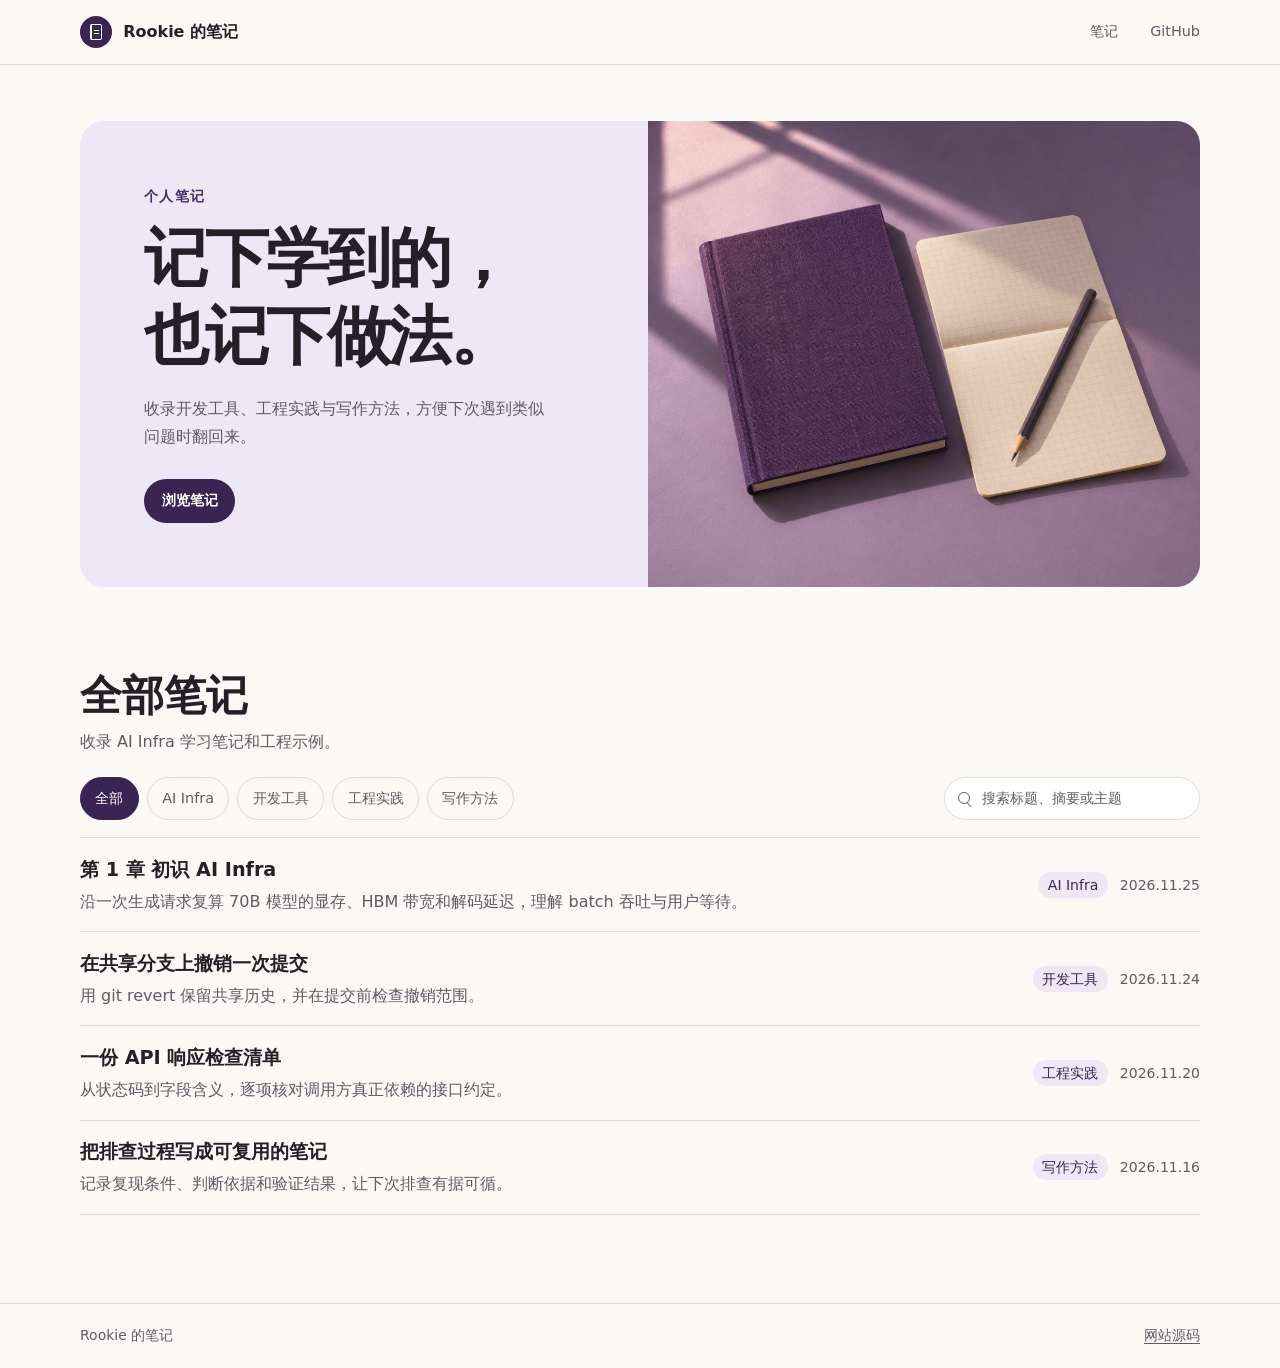
<file: index.html>
<!doctype html>
<html lang="zh-CN">
<head>
  <meta charset="utf-8">
  <meta name="viewport" content="width=device-width, initial-scale=1">
  <meta name="description" content="Rookie 的个人笔记，收录开发工具、工程实践与写作方法。">
  <title>Rookie 的笔记</title>
  <link rel="stylesheet" href="assets/notes.css">
  <script src="assets/notes.js" defer></script>
</head>
<body>
  <a class="skip-link" href="#main-content">跳到主要内容</a>
  <header class="topbar">
    <div class="shell topbar-inner">
      <a class="brand" href="index.html" aria-current="page">
        <span class="brand-mark" aria-hidden="true"></span>
        <span>Rookie 的笔记</span>
      </a>
      <nav class="topnav" aria-label="主导航">
        <a href="#notes">笔记</a>
        <a href="https://github.com/rookiefyy/rookiefyy.github.io">GitHub</a>
      </nav>
    </div>
  </header>

  <main id="main-content" class="shell">
    <section class="hero" aria-labelledby="site-title">
      <div class="hero-copy">
        <p class="hero-kicker">个人笔记</p>
        <h1 id="site-title">记下学到的，<br>也记下做法。</h1>
        <p class="hero-description">收录开发工具、工程实践与写作方法，方便下次遇到类似问题时翻回来。</p>
        <a class="hero-link" href="#notes">浏览笔记</a>
      </div>
      <div class="hero-image">
        <img src="assets/notebook-cover.jpg" alt="" width="1200" height="900" fetchpriority="high">
      </div>
    </section>

    <section class="notes-section" id="notes" aria-labelledby="notes-title">
      <div class="section-heading">
        <h2 id="notes-title">全部笔记</h2>
        <p>收录 AI Infra 学习笔记和工程示例。</p>
      </div>

      <div class="note-controls" hidden>
        <div class="topic-filters" role="group" aria-label="按主题筛选">
          <button type="button" data-topic="" aria-pressed="true">全部</button>
          <button type="button" data-topic="AI Infra" aria-pressed="false">AI Infra</button>
          <button type="button" data-topic="开发工具" aria-pressed="false">开发工具</button>
          <button type="button" data-topic="工程实践" aria-pressed="false">工程实践</button>
          <button type="button" data-topic="写作方法" aria-pressed="false">写作方法</button>
        </div>
        <label class="search-box">
          <span class="search-icon" aria-hidden="true"></span>
          <span class="visually-hidden">搜索笔记</span>
          <input type="search" placeholder="搜索标题、摘要或主题">
        </label>
      </div>

      <p class="visually-hidden" id="results-status" role="status"></p>
      <ul class="note-list">
        <li class="note-item">
          <a class="note-link" href="notes/ch01-intro-to-ai-infra.html">
            <span class="note-copy">
              <span class="note-title">第 1 章 初识 AI Infra</span>
              <span class="note-summary">沿一次生成请求复算 70B 模型的显存、HBM 带宽和解码延迟，理解 batch 吞吐与用户等待。</span>
            </span>
            <span class="note-meta">
              <span class="topic-label">AI Infra</span>
              <time datetime="2026-11-25">2026.11.25</time>
            </span>
          </a>
        </li>
        <li class="note-item">
          <a class="note-link" href="notes/git-safe-rollback.html">
            <span class="note-copy">
              <span class="note-title">在共享分支上撤销一次提交</span>
              <span class="note-summary">用 git revert 保留共享历史，并在提交前检查撤销范围。</span>
            </span>
            <span class="note-meta">
              <span class="topic-label">开发工具</span>
              <time datetime="2026-11-24">2026.11.24</time>
            </span>
          </a>
        </li>
        <li class="note-item">
          <a class="note-link" href="notes/api-response-checklist.html">
            <span class="note-copy">
              <span class="note-title">一份 API 响应检查清单</span>
              <span class="note-summary">从状态码到字段含义，逐项核对调用方真正依赖的接口约定。</span>
            </span>
            <span class="note-meta">
              <span class="topic-label">工程实践</span>
              <time datetime="2026-11-20">2026.11.20</time>
            </span>
          </a>
        </li>
        <li class="note-item">
          <a class="note-link" href="notes/write-reusable-notes.html">
            <span class="note-copy">
              <span class="note-title">把排查过程写成可复用的笔记</span>
              <span class="note-summary">记录复现条件、判断依据和验证结果，让下次排查有据可循。</span>
            </span>
            <span class="note-meta">
              <span class="topic-label">写作方法</span>
              <time datetime="2026-11-16">2026.11.16</time>
            </span>
          </a>
        </li>
      </ul>
      <p class="empty-state" hidden>没有找到匹配的笔记。试试其他关键词或主题。</p>
    </section>
  </main>

  <footer class="site-footer">
    <div class="shell footer-inner"><span>Rookie 的笔记</span><a href="https://github.com/rookiefyy/rookiefyy.github.io">网站源码</a></div>
  </footer>
</body>
</html>
</file>
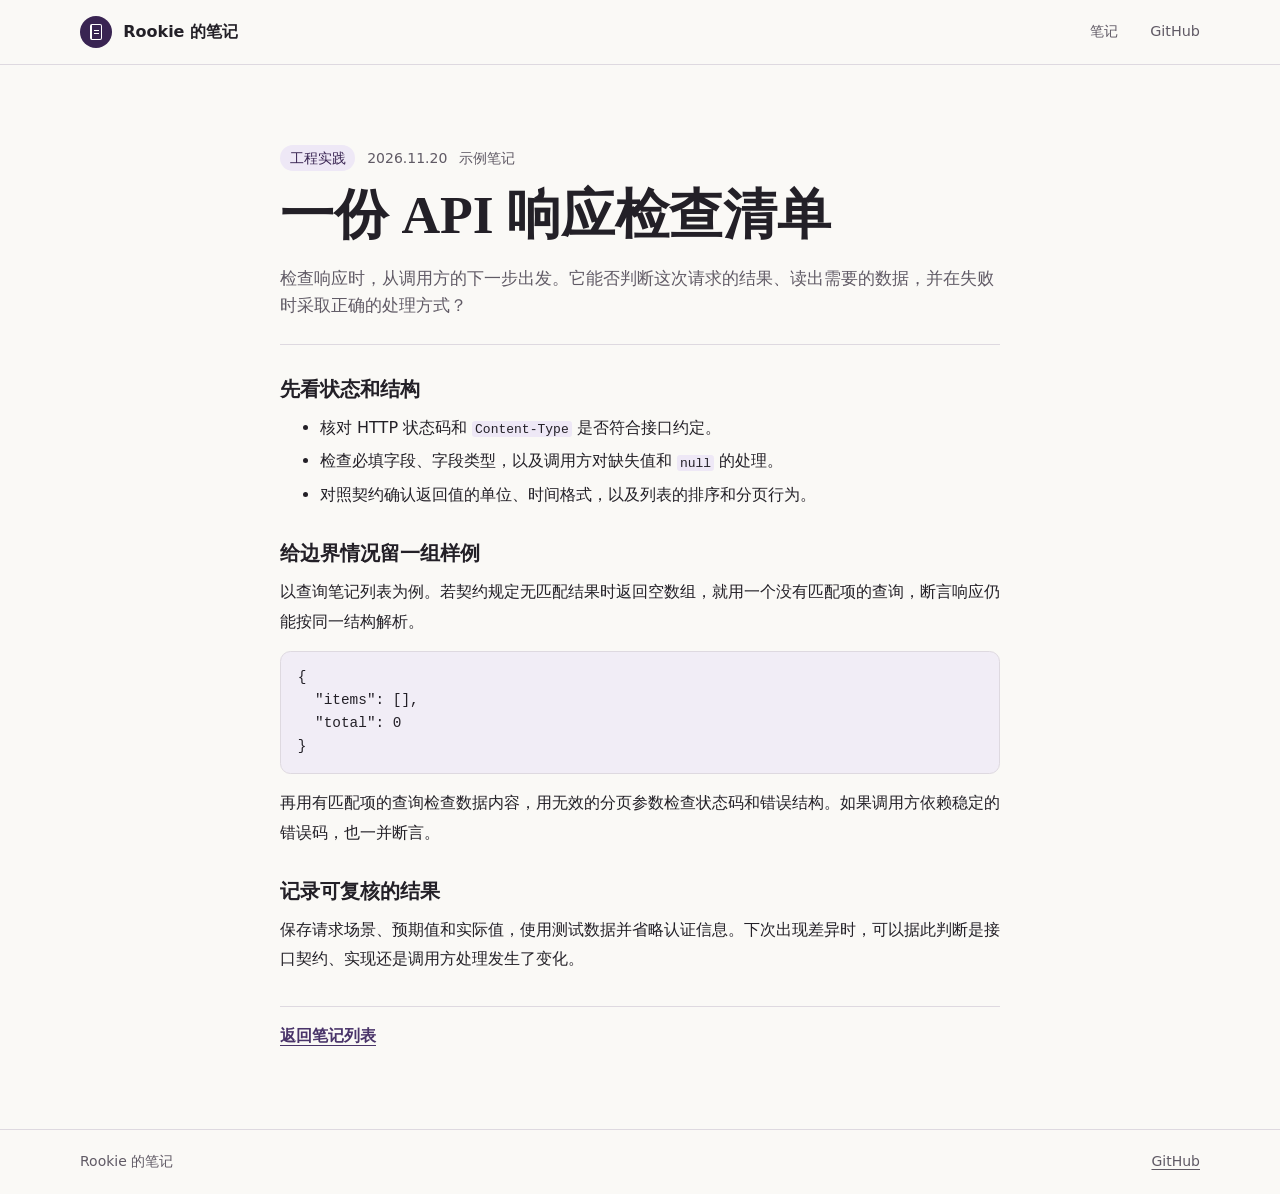
<file: notes/api-response-checklist.html>
<!doctype html>
<html lang="zh-CN">
<head>
  <meta charset="utf-8">
  <meta name="viewport" content="width=device-width, initial-scale=1">
  <meta name="description" content="从 HTTP 状态、响应结构、业务语义和失败场景检查 API 响应。">
  <title>一份 API 响应检查清单 · Rookie 的笔记</title>
  <link rel="stylesheet" href="../assets/notes.css">
</head>
<body>
  <a class="skip-link" href="#main-content">跳到正文</a>
  <header class="topbar">
    <div class="shell topbar-inner">
      <a class="brand" href="../index.html"><span class="brand-mark" aria-hidden="true"></span><span>Rookie 的笔记</span></a>
      <nav class="topnav" aria-label="主导航">
        <a href="../index.html#notes">笔记</a>
        <a href="https://github.com/rookiefyy/rookiefyy.github.io">GitHub</a>
      </nav>
    </div>
  </header>
  <main class="shell" id="main-content">
    <article class="article">
      <header class="article-header">
        <div class="article-meta">
          <span class="topic-label">工程实践</span>
          <time datetime="2026-11-20">2026.11.20</time>
          <span class="article-example">示例笔记</span>
        </div>
        <h1>一份 API 响应检查清单</h1>
        <p class="article-intro">检查响应时，从调用方的下一步出发。它能否判断这次请求的结果、读出需要的数据，并在失败时采取正确的处理方式？</p>
      </header>
      <div class="article-body">
        <h2>先看状态和结构</h2>
        <ul>
          <li>核对 HTTP 状态码和 <code>Content-Type</code> 是否符合接口约定。</li>
          <li>检查必填字段、字段类型，以及调用方对缺失值和 <code>null</code> 的处理。</li>
          <li>对照契约确认返回值的单位、时间格式，以及列表的排序和分页行为。</li>
        </ul>
        <h2>给边界情况留一组样例</h2>
        <p>以查询笔记列表为例。若契约规定无匹配结果时返回空数组，就用一个没有匹配项的查询，断言响应仍能按同一结构解析。</p>
        <pre><code>{
  "items": [],
  "total": 0
}</code></pre>
        <p>再用有匹配项的查询检查数据内容，用无效的分页参数检查状态码和错误结构。如果调用方依赖稳定的错误码，也一并断言。</p>
        <h2>记录可复核的结果</h2>
        <p>保存请求场景、预期值和实际值，使用测试数据并省略认证信息。下次出现差异时，可以据此判断是接口契约、实现还是调用方处理发生了变化。</p>
      </div>
      <div class="article-return"><a href="../index.html#notes">返回笔记列表</a></div>
    </article>
  </main>
  <footer class="site-footer">
    <div class="shell footer-inner"><span>Rookie 的笔记</span><a href="https://github.com/rookiefyy/rookiefyy.github.io">GitHub</a></div>
  </footer>
</body>
</html>
</file>
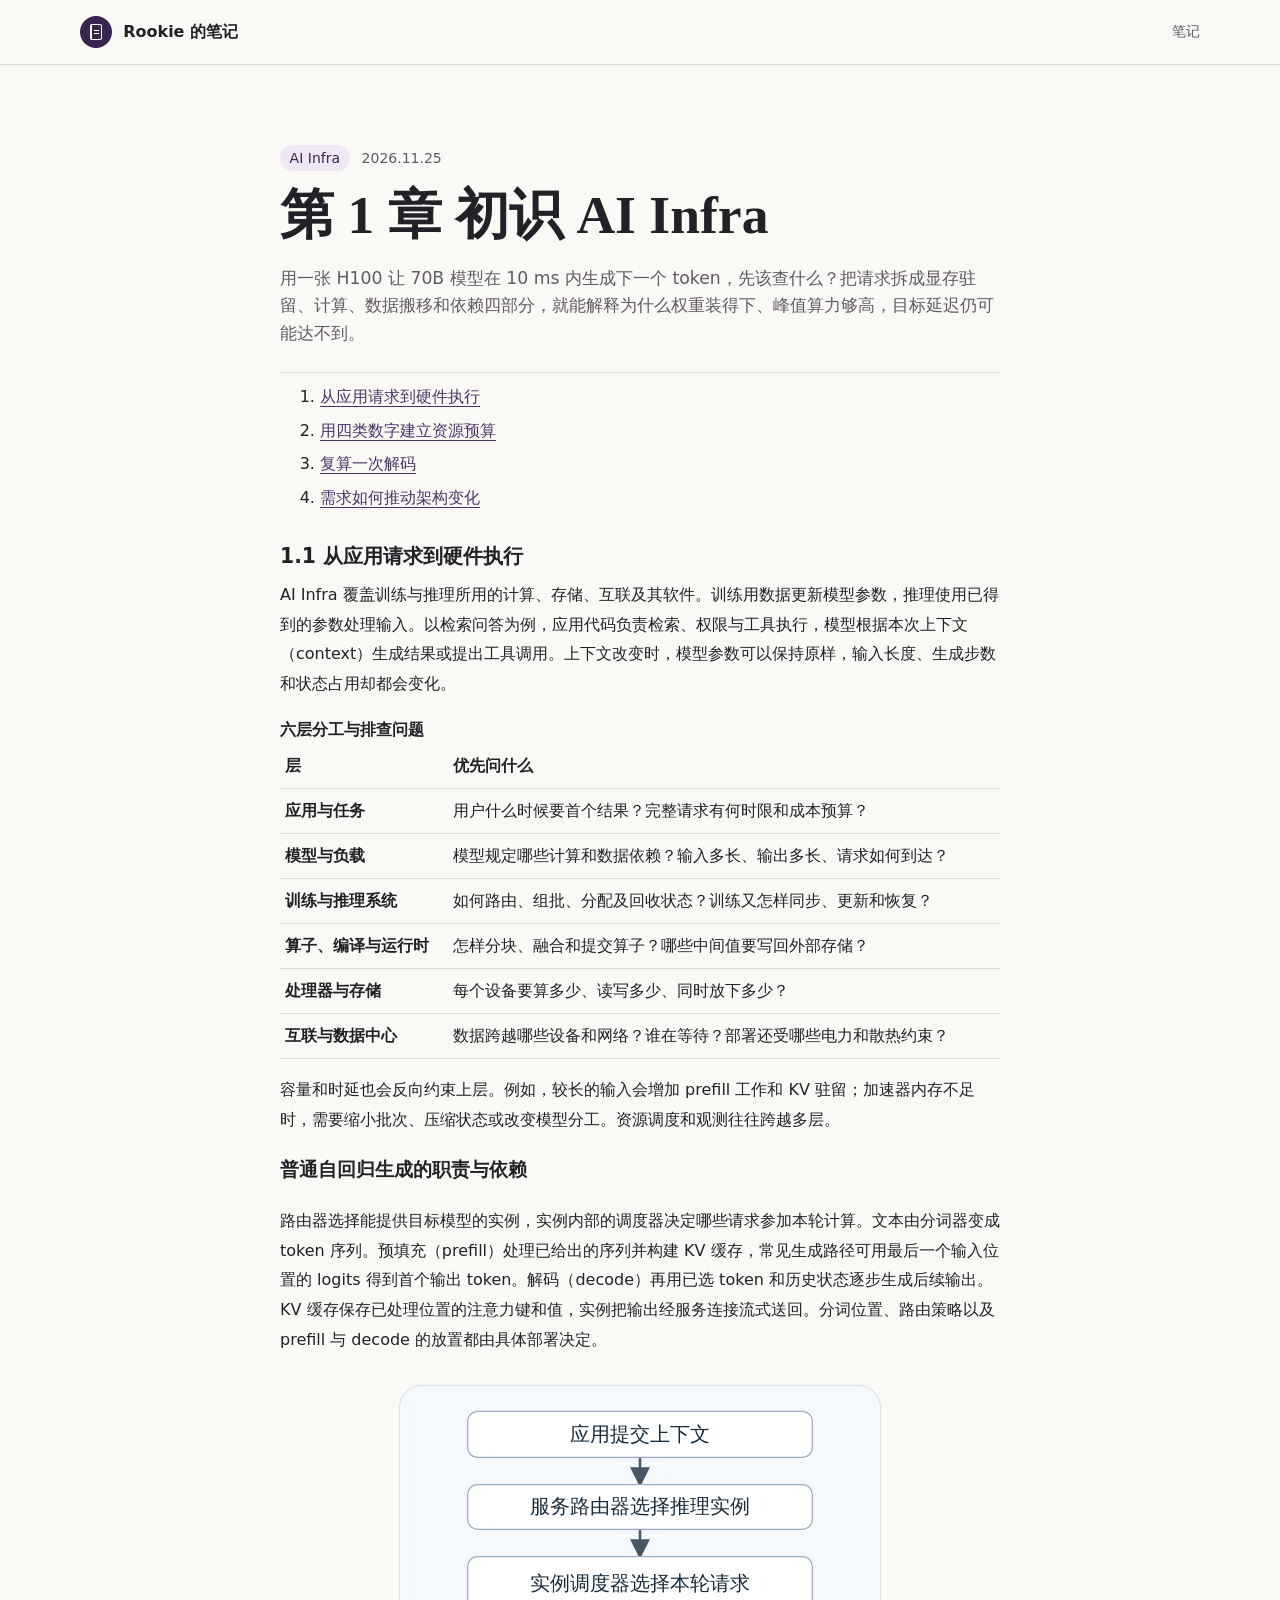
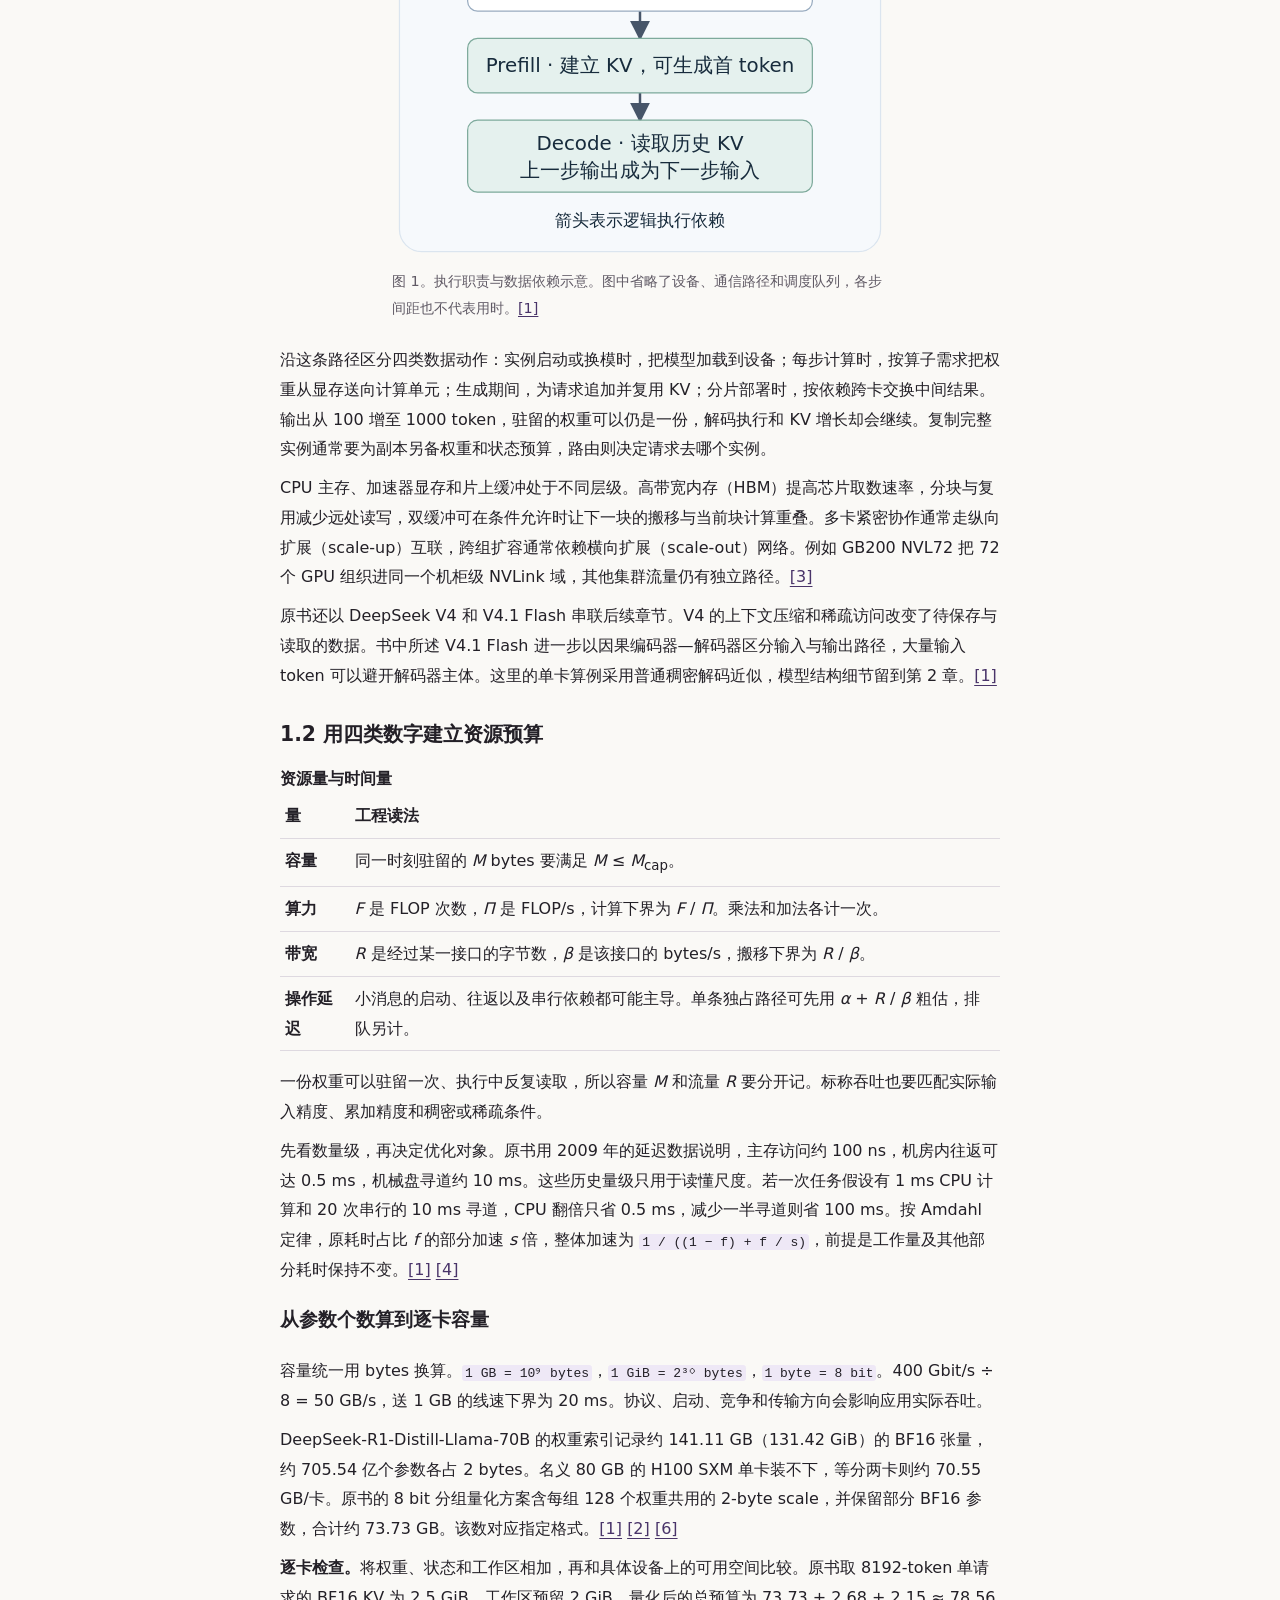
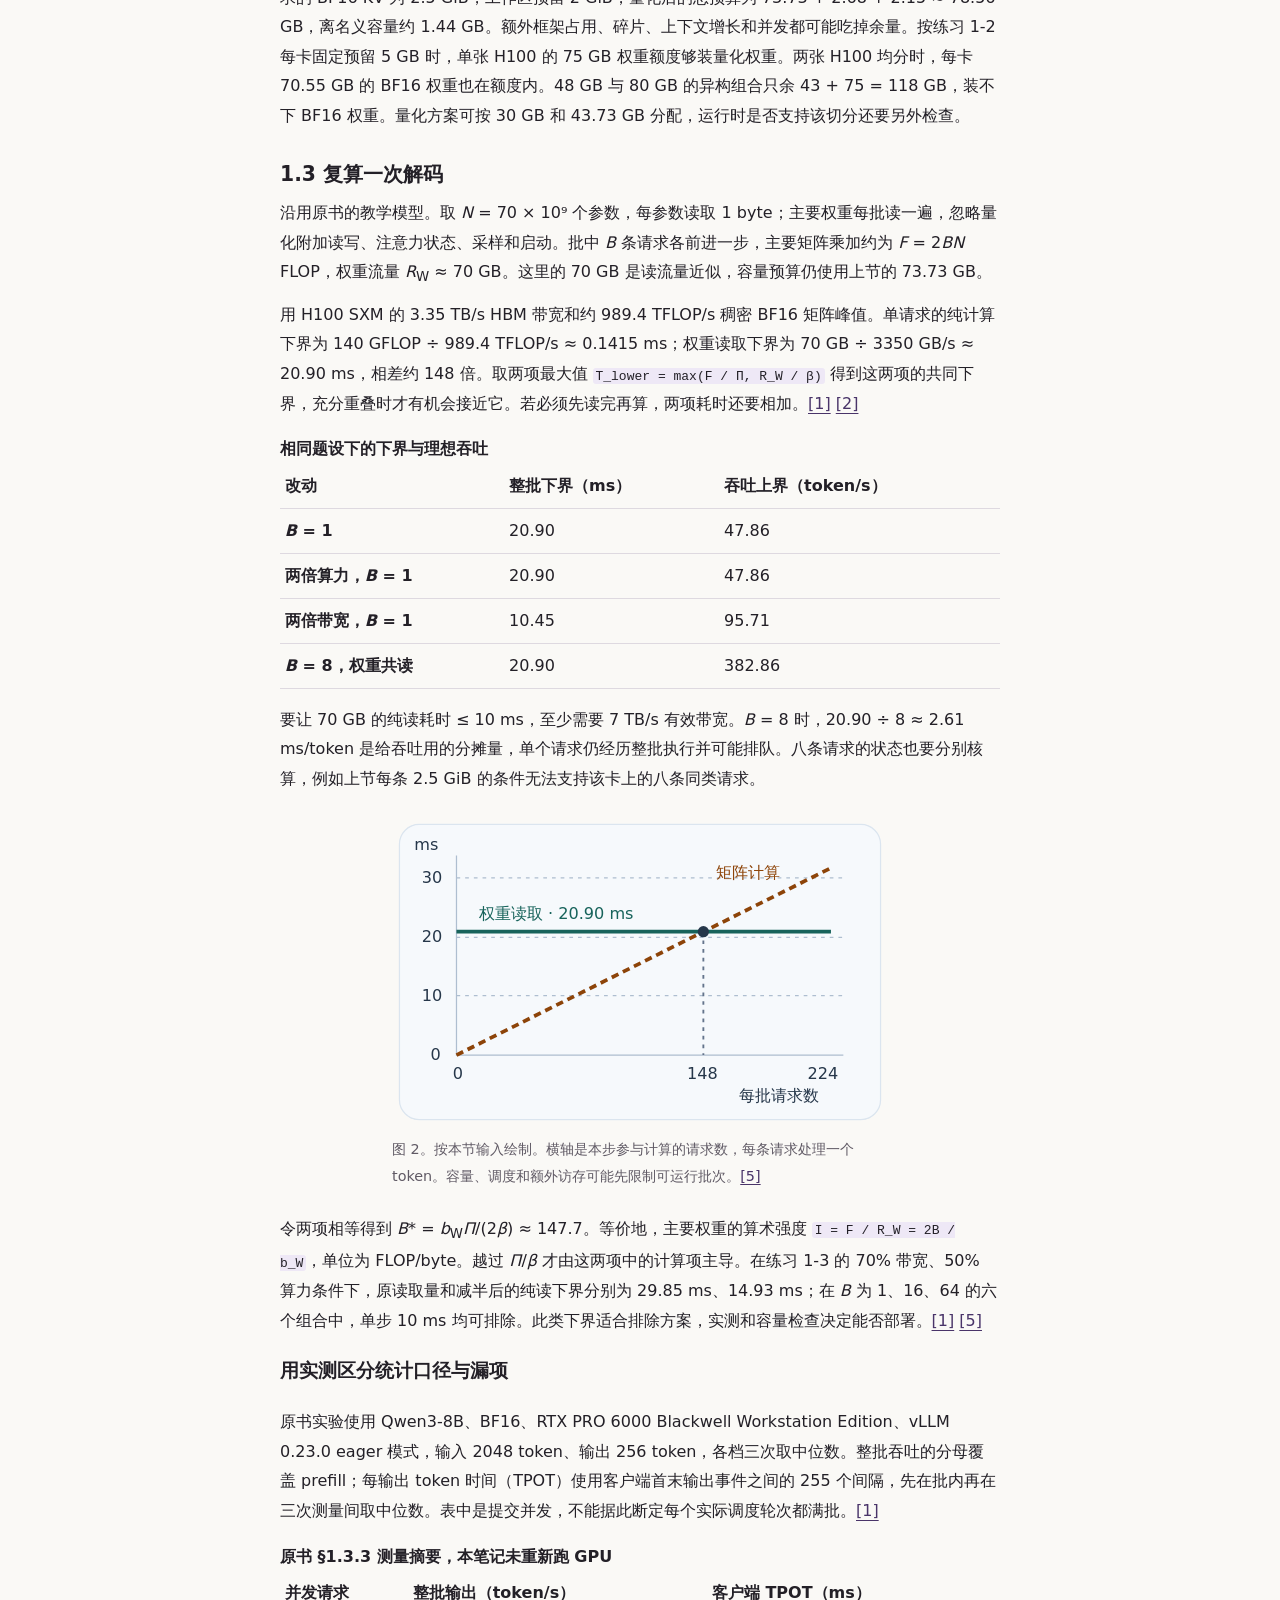
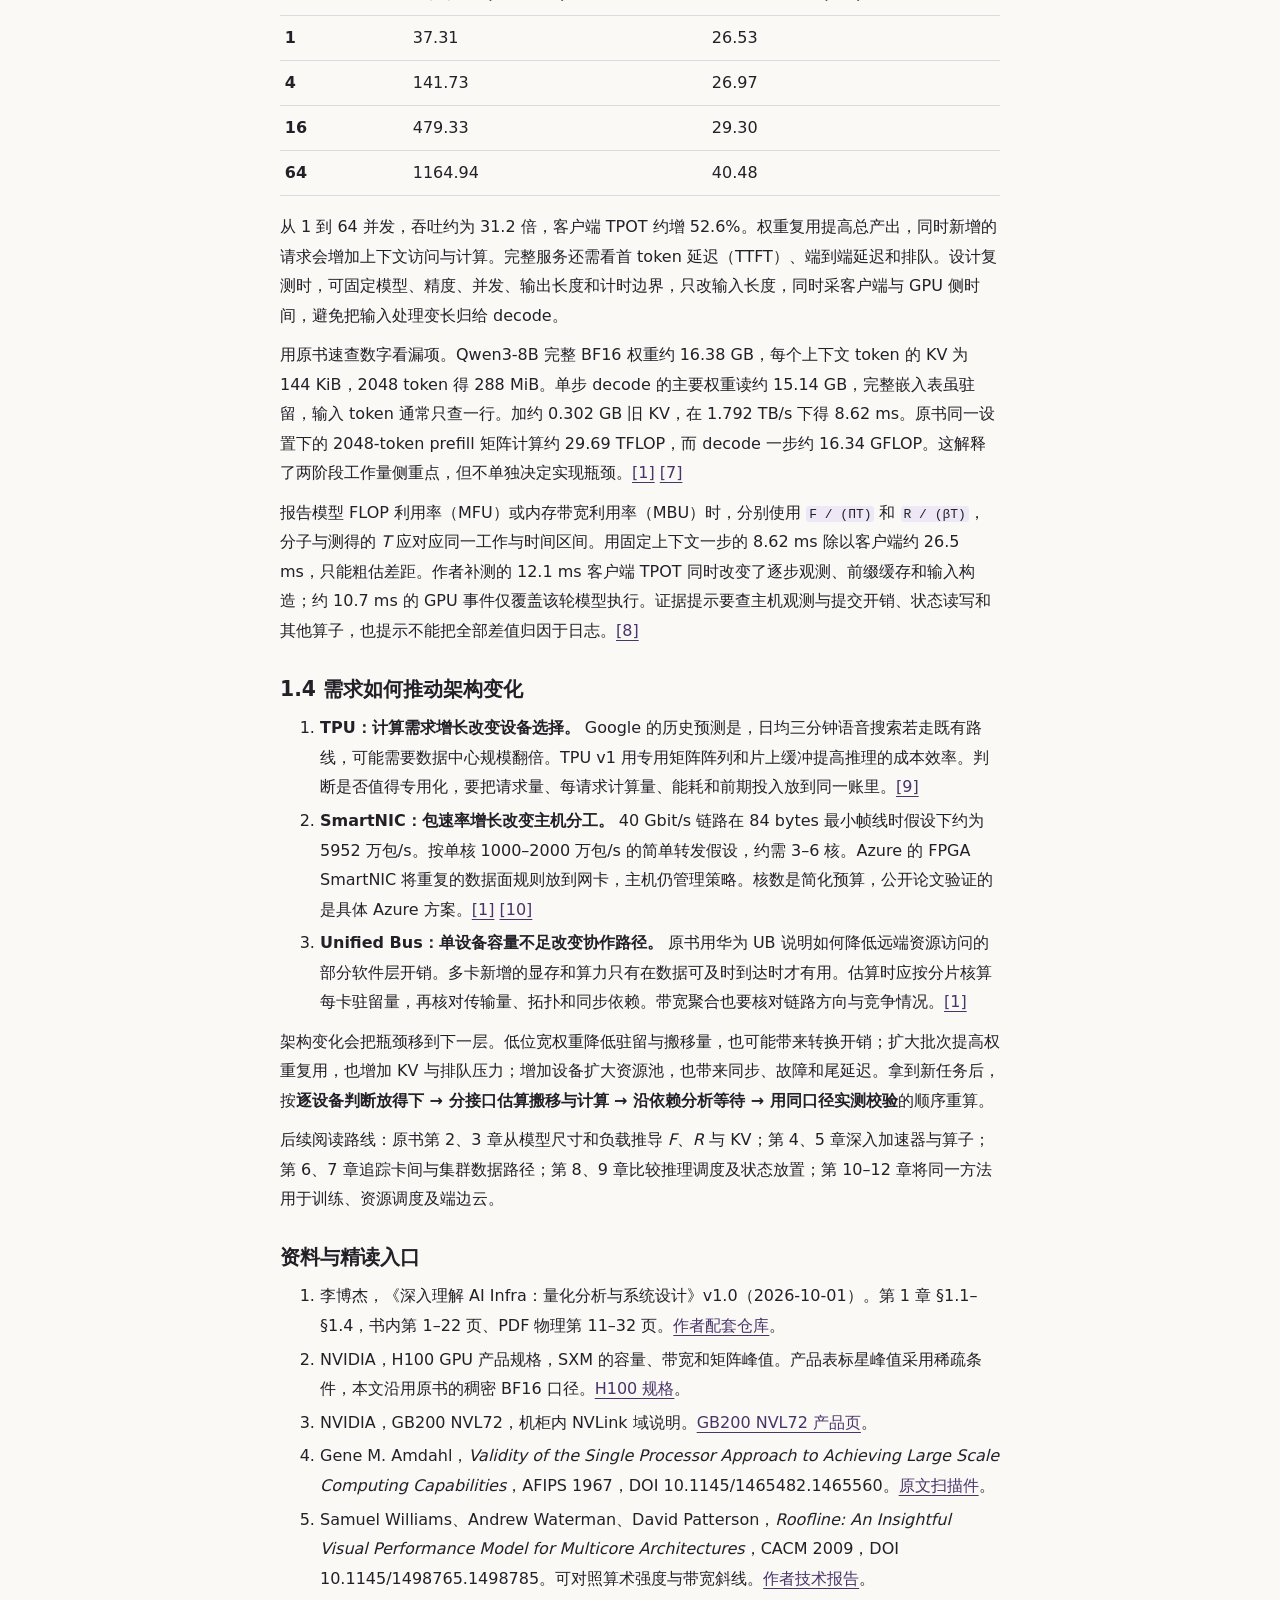
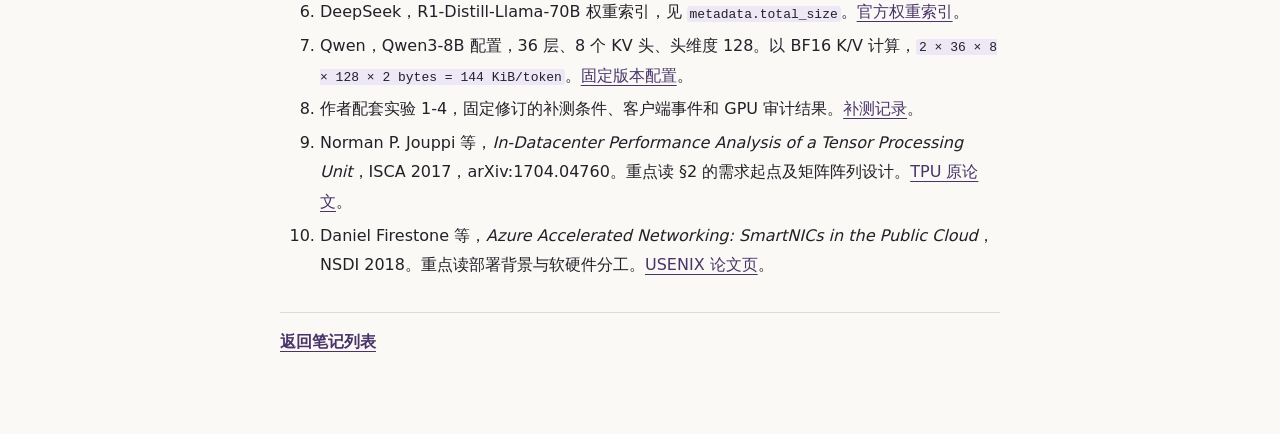
<file: notes/ch01-intro-to-ai-infra.html>
<!doctype html>
<html lang="zh-CN">
<head>
  <meta charset="utf-8">
  <meta name="viewport" content="width=device-width, initial-scale=1">
  <meta name="description" content="从一次生成请求追踪 AI Infra 的六层分工，复算 70B 模型的显存与解码预算，理解吞吐、延迟和硬件互联的权衡。">
  <title>第 1 章 初识 AI Infra · Rookie 的笔记</title>
  <link rel="stylesheet" href="../assets/notes.css">
  <style>
    .chapter-figure { max-width: 31rem; margin: 1.5rem auto; }
    .chapter-figure svg { display: block; width: 100%; height: auto; }
    .chapter-figure figcaption { color: var(--muted); font-size: 0.9rem; margin-top: 0.55rem; }
    .chapter-table { width: 100%; border-collapse: collapse; margin: 1rem 0; font-variant-numeric: tabular-nums; }
    .chapter-table caption { text-align: left; font-weight: 650; }
    .chapter-table th, .chapter-table td { border-bottom: 1px solid var(--line); padding: 0.45rem 0.3rem; text-align: start; vertical-align: top; }
  </style>
</head>
<body>
  <a class="skip-link" href="#main-content">跳到正文</a>
  <header class="topbar">
    <div class="shell topbar-inner">
      <a class="brand" href="../index.html"><span class="brand-mark" aria-hidden="true"></span><span>Rookie 的笔记</span></a>
      <nav class="topnav" aria-label="主导航"><a href="../index.html#notes">笔记</a></nav>
    </div>
  </header>
  <main class="shell" id="main-content">
    <article class="article">
      <header class="article-header">
        <div class="article-meta">
          <span class="topic-label">AI Infra</span>
          <time datetime="2026-11-25">2026.11.25</time>
        </div>
        <h1>第 1 章 初识 AI Infra</h1>
        <p class="article-intro">用一张 H100 让 70B 模型在 10 ms 内生成下一个 token，先该查什么？把请求拆成显存驻留、计算、数据搬移和依赖四部分，就能解释为什么权重装得下、峰值算力够高，目标延迟仍可能达不到。</p>
      </header>
      <div class="article-body">
        <nav aria-label="本章目录">
          <ol>
            <li><a href="#why-infra">从应用请求到硬件执行</a></li>
            <li><a href="#resource-budget">用四类数字建立资源预算</a></li>
            <li><a href="#decode-estimate">复算一次解码</a></li>
            <li><a href="#architecture">需求如何推动架构变化</a></li>
          </ol>
        </nav>

        <section aria-labelledby="why-infra">
          <h2 id="why-infra">1.1 从应用请求到硬件执行</h2>
          <p>AI Infra 覆盖训练与推理所用的计算、存储、互联及其软件。训练用数据更新模型参数，推理使用已得到的参数处理输入。以检索问答为例，应用代码负责检索、权限与工具执行，模型根据本次上下文（context）生成结果或提出工具调用。上下文改变时，模型参数可以保持原样，输入长度、生成步数和状态占用却都会变化。</p>
          <table class="chapter-table">
            <caption>六层分工与排查问题</caption>
            <thead><tr><th scope="col">层</th><th scope="col">优先问什么</th></tr></thead>
            <tbody>
              <tr><th scope="row">应用与任务</th><td>用户什么时候要首个结果？完整请求有何时限和成本预算？</td></tr>
              <tr><th scope="row">模型与负载</th><td>模型规定哪些计算和数据依赖？输入多长、输出多长、请求如何到达？</td></tr>
              <tr><th scope="row">训练与推理系统</th><td>如何路由、组批、分配及回收状态？训练又怎样同步、更新和恢复？</td></tr>
              <tr><th scope="row">算子、编译与运行时</th><td>怎样分块、融合和提交算子？哪些中间值要写回外部存储？</td></tr>
              <tr><th scope="row">处理器与存储</th><td>每个设备要算多少、读写多少、同时放下多少？</td></tr>
              <tr><th scope="row">互联与数据中心</th><td>数据跨越哪些设备和网络？谁在等待？部署还受哪些电力和散热约束？</td></tr>
            </tbody>
          </table>
          <p>容量和时延也会反向约束上层。例如，较长的输入会增加 prefill 工作和 KV 驻留；加速器内存不足时，需要缩小批次、压缩状态或改变模型分工。资源调度和观测往往跨越多层。</p>

          <h3>普通自回归生成的职责与依赖</h3>
          <p>路由器选择能提供目标模型的实例，实例内部的调度器决定哪些请求参加本轮计算。文本由分词器变成 token 序列。预填充（prefill）处理已给出的序列并构建 KV 缓存，常见生成路径可用最后一个输入位置的 logits 得到首个输出 token。解码（decode）再用已选 token 和历史状态逐步生成后续输出。KV 缓存保存已处理位置的注意力键和值，实例把输出经服务连接流式送回。分词位置、路由策略以及 prefill 与 decode 的放置都由具体部署决定。</p>
          <figure class="chapter-figure">
            <svg viewBox="0 0 400 388" role="img" aria-labelledby="request-title request-desc">
              <title id="request-title">一次生成请求的逻辑执行顺序</title>
              <desc id="request-desc">应用提交请求，路由器选实例，实例调度器组批。Prefill 建立 KV 并可产生首个 token；decode 消费上一输出并读取已有 KV。实线表示执行依赖，不表示物理传输。</desc>
              <defs>
                <marker id="request-arrow" markerWidth="8" markerHeight="8" refX="7" refY="4" orient="auto"><path d="M0 0 L8 4 L0 8 Z" fill="#475569"/></marker>
              </defs>
              <rect x="6" y="6" width="388" height="376" rx="18" fill="#f6f9fc" stroke="#dbe5ef"/>
              <g stroke="#475569" stroke-width="2" marker-end="url(#request-arrow)">
                <path d="M200 64 V86"/><path d="M200 122 V144"/><path d="M200 188 V210"/><path d="M200 254 V276"/>
              </g>
              <g fill="#fff" stroke="#99acc0">
                <rect x="61" y="27" width="278" height="37" rx="8"/>
                <rect x="61" y="86" width="278" height="36" rx="8"/>
                <rect x="61" y="144" width="278" height="44" rx="8"/>
              </g>
              <g fill="#e5f1ee" stroke="#7eaa9c">
                <rect x="61" y="210" width="278" height="44" rx="8"/>
                <rect x="61" y="276" width="278" height="58" rx="8"/>
              </g>
              <g fill="#172b3c" font-family="system-ui, sans-serif" font-size="16" text-anchor="middle">
                <text x="200" y="51">应用提交上下文</text>
                <text x="200" y="109">服务路由器选择推理实例</text>
                <text x="200" y="171">实例调度器选择本轮请求</text>
                <text x="200" y="237">Prefill · 建立 KV，可生成首 token</text>
                <text x="200" y="300">Decode · 读取历史 KV</text>
                <text x="200" y="322">上一步输出成为下一步输入</text>
                <text x="200" y="361" font-size="14">箭头表示逻辑执行依赖</text>
              </g>
            </svg>
            <figcaption>图 1。执行职责与数据依赖示意。图中省略了设备、通信路径和调度队列，各步间距也不代表用时。<a href="#ref-book">[1]</a></figcaption>
          </figure>
          <p>沿这条路径区分四类数据动作：实例启动或换模时，把模型加载到设备；每步计算时，按算子需求把权重从显存送向计算单元；生成期间，为请求追加并复用 KV；分片部署时，按依赖跨卡交换中间结果。输出从 100 增至 1000 token，驻留的权重可以仍是一份，解码执行和 KV 增长却会继续。复制完整实例通常要为副本另备权重和状态预算，路由则决定请求去哪个实例。</p>
          <p>CPU 主存、加速器显存和片上缓冲处于不同层级。高带宽内存（HBM）提高芯片取数速率，分块与复用减少远处读写，双缓冲可在条件允许时让下一块的搬移与当前块计算重叠。多卡紧密协作通常走纵向扩展（scale-up）互联，跨组扩容通常依赖横向扩展（scale-out）网络。例如 GB200 NVL72 把 72 个 GPU 组织进同一个机柜级 NVLink 域，其他集群流量仍有独立路径。<a href="#ref-nvl">[3]</a></p>
          <p>原书还以 DeepSeek V4 和 V4.1 Flash 串联后续章节。V4 的上下文压缩和稀疏访问改变了待保存与读取的数据。书中所述 V4.1 Flash 进一步以因果编码器—解码器区分输入与输出路径，大量输入 token 可以避开解码器主体。这里的单卡算例采用普通稠密解码近似，模型结构细节留到第 2 章。<a href="#ref-book">[1]</a></p>
        </section>

        <section aria-labelledby="resource-budget">
          <h2 id="resource-budget">1.2 用四类数字建立资源预算</h2>
          <table class="chapter-table">
            <caption>资源量与时间量</caption>
            <thead><tr><th scope="col">量</th><th scope="col">工程读法</th></tr></thead>
            <tbody>
              <tr><th scope="row">容量</th><td>同一时刻驻留的 <var>M</var> bytes 要满足 <var>M</var> ≤ <var>M</var><sub>cap</sub>。</td></tr>
              <tr><th scope="row">算力</th><td><var>F</var> 是 FLOP 次数，<var>Π</var> 是 FLOP/s，计算下界为 <var>F</var> / <var>Π</var>。乘法和加法各计一次。</td></tr>
              <tr><th scope="row">带宽</th><td><var>R</var> 是经过某一接口的字节数，<var>β</var> 是该接口的 bytes/s，搬移下界为 <var>R</var> / <var>β</var>。</td></tr>
              <tr><th scope="row">操作延迟</th><td>小消息的启动、往返以及串行依赖都可能主导。单条独占路径可先用 <var>α</var> + <var>R</var> / <var>β</var> 粗估，排队另计。</td></tr>
            </tbody>
          </table>
          <p>一份权重可以驻留一次、执行中反复读取，所以容量 <var>M</var> 和流量 <var>R</var> 要分开记。标称吞吐也要匹配实际输入精度、累加精度和稠密或稀疏条件。</p>
          <p>先看数量级，再决定优化对象。原书用 2009 年的延迟数据说明，主存访问约 100 ns，机房内往返可达 0.5 ms，机械盘寻道约 10 ms。这些历史量级只用于读懂尺度。若一次任务假设有 1 ms CPU 计算和 20 次串行的 10 ms 寻道，CPU 翻倍只省 0.5 ms，减少一半寻道则省 100 ms。按 Amdahl 定律，原耗时占比 <var>f</var> 的部分加速 <var>s</var> 倍，整体加速为 <code>1 / ((1 − f) + f / s)</code>，前提是工作量及其他部分耗时保持不变。<a href="#ref-book">[1]</a> <a href="#ref-amdahl">[4]</a></p>

          <h3>从参数个数算到逐卡容量</h3>
          <p>容量统一用 bytes 换算。<code>1 GB = 10⁹ bytes</code>，<code>1 GiB = 2³⁰ bytes</code>，<code>1 byte = 8 bit</code>。400 Gbit/s ÷ 8 = 50 GB/s，送 1 GB 的线速下界为 20 ms。协议、启动、竞争和传输方向会影响应用实际吞吐。</p>
          <p>DeepSeek-R1-Distill-Llama-70B 的权重索引记录约 141.11 GB（131.42 GiB）的 BF16 张量，约 705.54 亿个参数各占 2 bytes。名义 80 GB 的 H100 SXM 单卡装不下，等分两卡则约 70.55 GB/卡。原书的 8 bit 分组量化方案含每组 128 个权重共用的 2-byte scale，并保留部分 BF16 参数，合计约 73.73 GB。该数对应指定格式。<a href="#ref-book">[1]</a> <a href="#ref-h100">[2]</a> <a href="#ref-weights">[6]</a></p>
          <p><strong>逐卡检查。</strong>将权重、状态和工作区相加，再和具体设备上的可用空间比较。原书取 8192-token 单请求的 BF16 KV 为 2.5 GiB，工作区预留 2 GiB，量化后的总预算为 73.73 + 2.68 + 2.15 ≈ 78.56 GB，离名义容量约 1.44 GB。额外框架占用、碎片、上下文增长和并发都可能吃掉余量。按练习 1-2 每卡固定预留 5 GB 时，单张 H100 的 75 GB 权重额度够装量化权重。两张 H100 均分时，每卡 70.55 GB 的 BF16 权重也在额度内。48 GB 与 80 GB 的异构组合只余 43 + 75 = 118 GB，装不下 BF16 权重。量化方案可按 30 GB 和 43.73 GB 分配，运行时是否支持该切分还要另外检查。</p>
        </section>

        <section aria-labelledby="decode-estimate">
          <h2 id="decode-estimate">1.3 复算一次解码</h2>
          <p>沿用原书的教学模型。取 <var>N</var> = 70 × 10⁹ 个参数，每参数读取 1 byte；主要权重每批读一遍，忽略量化附加读写、注意力状态、采样和启动。批中 <var>B</var> 条请求各前进一步，主要矩阵乘加约为 <var>F</var> = 2<var>BN</var> FLOP，权重流量 <var>R</var><sub>W</sub> ≈ 70 GB。这里的 70 GB 是读流量近似，容量预算仍使用上节的 73.73 GB。</p>
          <p>用 H100 SXM 的 3.35 TB/s HBM 带宽和约 989.4 TFLOP/s 稠密 BF16 矩阵峰值。单请求的纯计算下界为 140 GFLOP ÷ 989.4 TFLOP/s ≈ 0.1415 ms；权重读取下界为 70 GB ÷ 3350 GB/s ≈ 20.90 ms，相差约 148 倍。取两项最大值 <code>T_lower = max(F / Π, R_W / β)</code> 得到这两项的共同下界，充分重叠时才有机会接近它。若必须先读完再算，两项耗时还要相加。<a href="#ref-book">[1]</a> <a href="#ref-h100">[2]</a></p>
          <table class="chapter-table">
            <caption>相同题设下的下界与理想吞吐</caption>
            <thead><tr><th scope="col">改动</th><th scope="col">整批下界（ms）</th><th scope="col">吞吐上界（token/s）</th></tr></thead>
            <tbody>
              <tr><th scope="row"><var>B</var> = 1</th><td>20.90</td><td>47.86</td></tr>
              <tr><th scope="row">两倍算力，<var>B</var> = 1</th><td>20.90</td><td>47.86</td></tr>
              <tr><th scope="row">两倍带宽，<var>B</var> = 1</th><td>10.45</td><td>95.71</td></tr>
              <tr><th scope="row"><var>B</var> = 8，权重共读</th><td>20.90</td><td>382.86</td></tr>
            </tbody>
          </table>
          <p>要让 70 GB 的纯读耗时 ≤ 10 ms，至少需要 7 TB/s 有效带宽。<var>B</var> = 8 时，20.90 ÷ 8 ≈ 2.61 ms/token 是给吞吐用的分摊量，单个请求仍经历整批执行并可能排队。八条请求的状态也要分别核算，例如上节每条 2.5 GiB 的条件无法支持该卡上的八条同类请求。</p>

          <figure class="chapter-figure">
            <svg viewBox="0 0 400 250" role="img" aria-labelledby="budget-title budget-desc">
              <title id="budget-title">权重读取与矩阵计算的时间下界在约 148 请求处相交</title>
              <desc id="budget-desc">横轴为每批请求数，纵轴为毫秒。权重读取固定在 20.90 毫秒，矩阵计算从零按每请求 0.1415 毫秒上升。整批下界取两者较大值。</desc>
              <rect x="6" y="6" width="388" height="238" rx="16" fill="#f6f9fc" stroke="#dbe5ef"/>
              <g fill="none" stroke="#aebed0" stroke-width="1">
                <path d="M52 31 V192 H364"/>
                <path d="M52 49 H364 M52 97 H364 M52 144 H364" stroke-dasharray="3 4"/>
              </g>
              <path d="M52 92.5 H354" stroke="#17635b" stroke-width="3"/>
              <path d="M52 192 L354 41.1" stroke="#8d4409" stroke-width="3" stroke-dasharray="6 4"/>
              <path d="M251.1 92.5 V192" stroke="#64748b" stroke-width="1.5" stroke-dasharray="3 4"/>
              <circle cx="251.1" cy="92.5" r="4.5" fill="#26374a"/>
              <g fill="#26374a" font-family="system-ui, sans-serif" font-size="13">
                <text x="18" y="27">ms</text>
                <text x="24" y="53">30</text>
                <text x="24" y="101">20</text>
                <text x="24" y="148">10</text>
                <text x="31" y="196">0</text>
                <text x="49" y="211">0</text>
                <text x="238" y="211">148</text>
                <text x="335" y="211">224</text>
                <text x="280" y="229">每批请求数</text>
                <text x="70" y="82" fill="#17635b">权重读取 · 20.90 ms</text>
                <text x="261" y="49" fill="#8d4409">矩阵计算</text>
              </g>
            </svg>
            <figcaption>图 2。按本节输入绘制。横轴是本步参与计算的请求数，每条请求处理一个 token。容量、调度和额外访存可能先限制可运行批次。<a href="#ref-roofline">[5]</a></figcaption>
          </figure>
          <p>令两项相等得到 <var>B</var>* = <var>b</var><sub>W</sub><var>Π</var>/(2<var>β</var>) ≈ 147.7。等价地，主要权重的算术强度 <code>I = F / R_W = 2B / b_W</code>，单位为 FLOP/byte。越过 <var>Π</var>/<var>β</var> 才由这两项中的计算项主导。在练习 1-3 的 70% 带宽、50% 算力条件下，原读取量和减半后的纯读下界分别为 29.85 ms、14.93 ms；在 <var>B</var> 为 1、16、64 的六个组合中，单步 10 ms 均可排除。此类下界适合排除方案，实测和容量检查决定能否部署。<a href="#ref-book">[1]</a> <a href="#ref-roofline">[5]</a></p>

          <h3>用实测区分统计口径与漏项</h3>
          <p>原书实验使用 Qwen3-8B、BF16、RTX PRO 6000 Blackwell Workstation Edition、vLLM 0.23.0 eager 模式，输入 2048 token、输出 256 token，各档三次取中位数。整批吞吐的分母覆盖 prefill；每输出 token 时间（TPOT）使用客户端首末输出事件之间的 255 个间隔，先在批内再在三次测量间取中位数。表中是提交并发，不能据此断定每个实际调度轮次都满批。<a href="#ref-book">[1]</a></p>
          <table class="chapter-table">
            <caption>原书 §1.3.3 测量摘要，本笔记未重新跑 GPU</caption>
            <thead><tr><th scope="col">并发请求</th><th scope="col">整批输出（token/s）</th><th scope="col">客户端 TPOT（ms）</th></tr></thead>
            <tbody>
              <tr><th scope="row">1</th><td>37.31</td><td>26.53</td></tr>
              <tr><th scope="row">4</th><td>141.73</td><td>26.97</td></tr>
              <tr><th scope="row">16</th><td>479.33</td><td>29.30</td></tr>
              <tr><th scope="row">64</th><td>1164.94</td><td>40.48</td></tr>
            </tbody>
          </table>
          <p>从 1 到 64 并发，吞吐约为 31.2 倍，客户端 TPOT 约增 52.6%。权重复用提高总产出，同时新增的请求会增加上下文访问与计算。完整服务还需看首 token 延迟（TTFT）、端到端延迟和排队。设计复测时，可固定模型、精度、并发、输出长度和计时边界，只改输入长度，同时采客户端与 GPU 侧时间，避免把输入处理变长归给 decode。</p>
          <p>用原书速查数字看漏项。Qwen3-8B 完整 BF16 权重约 16.38 GB，每个上下文 token 的 KV 为 144 KiB，2048 token 得 288 MiB。单步 decode 的主要权重读约 15.14 GB，完整嵌入表虽驻留，输入 token 通常只查一行。加约 0.302 GB 旧 KV，在 1.792 TB/s 下得 8.62 ms。原书同一设置下的 2048-token prefill 矩阵计算约 29.69 TFLOP，而 decode 一步约 16.34 GFLOP。这解释了两阶段工作量侧重点，但不单独决定实现瓶颈。<a href="#ref-book">[1]</a> <a href="#ref-qwen">[7]</a></p>
          <p>报告模型 FLOP 利用率（MFU）或内存带宽利用率（MBU）时，分别使用 <code>F / (ΠT)</code> 和 <code>R / (βT)</code>，分子与测得的 <var>T</var> 应对应同一工作与时间区间。用固定上下文一步的 8.62 ms 除以客户端约 26.5 ms，只能粗估差距。作者补测的 12.1 ms 客户端 TPOT 同时改变了逐步观测、前缀缓存和输入构造；约 10.7 ms 的 GPU 事件仅覆盖该轮模型执行。证据提示要查主机观测与提交开销、状态读写和其他算子，也提示不能把全部差值归因于日志。<a href="#ref-followup">[8]</a></p>
        </section>

        <section aria-labelledby="architecture">
          <h2 id="architecture">1.4 需求如何推动架构变化</h2>
          <ol>
            <li><strong>TPU：计算需求增长改变设备选择。</strong> Google 的历史预测是，日均三分钟语音搜索若走既有路线，可能需要数据中心规模翻倍。TPU v1 用专用矩阵阵列和片上缓冲提高推理的成本效率。判断是否值得专用化，要把请求量、每请求计算量、能耗和前期投入放到同一账里。<a href="#ref-tpu">[9]</a></li>
            <li><strong>SmartNIC：包速率增长改变主机分工。</strong> 40 Gbit/s 链路在 84 bytes 最小帧线时假设下约为 5952 万包/s。按单核 1000–2000 万包/s 的简单转发假设，约需 3–6 核。Azure 的 FPGA SmartNIC 将重复的数据面规则放到网卡，主机仍管理策略。核数是简化预算，公开论文验证的是具体 Azure 方案。<a href="#ref-book">[1]</a> <a href="#ref-smartnic">[10]</a></li>
            <li><strong>Unified Bus：单设备容量不足改变协作路径。</strong> 原书用华为 UB 说明如何降低远端资源访问的部分软件层开销。多卡新增的显存和算力只有在数据可及时到达时才有用。估算时应按分片核算每卡驻留量，再核对传输量、拓扑和同步依赖。带宽聚合也要核对链路方向与竞争情况。<a href="#ref-book">[1]</a></li>
          </ol>
          <p>架构变化会把瓶颈移到下一层。低位宽权重降低驻留与搬移量，也可能带来转换开销；扩大批次提高权重复用，也增加 KV 与排队压力；增加设备扩大资源池，也带来同步、故障和尾延迟。拿到新任务后，按<strong>逐设备判断放得下 → 分接口估算搬移与计算 → 沿依赖分析等待 → 用同口径实测校验</strong>的顺序重算。</p>
          <p>后续阅读路线：原书第 2、3 章从模型尺寸和负载推导 <var>F</var>、<var>R</var> 与 KV；第 4、5 章深入加速器与算子；第 6、7 章追踪卡间与集群数据路径；第 8、9 章比较推理调度及状态放置；第 10–12 章将同一方法用于训练、资源调度及端边云。</p>
        </section>

        <section aria-labelledby="sources">
          <h2 id="sources">资料与精读入口</h2>
          <ol>
            <li id="ref-book">李博杰，《深入理解 AI Infra：量化分析与系统设计》v1.0（2026-10-01）。第 1 章 §1.1–§1.4，书内第 1–22 页、PDF 物理第 11–32 页。<a href="https://github.com/bojieli/ai-infra-book">作者配套仓库</a>。</li>
            <li id="ref-h100">NVIDIA，H100 GPU 产品规格，SXM 的容量、带宽和矩阵峰值。产品表标星峰值采用稀疏条件，本文沿用原书的稠密 BF16 口径。<a href="https://www.nvidia.com/en-us/data-center/h100/#specifications">H100 规格</a>。</li>
            <li id="ref-nvl">NVIDIA，GB200 NVL72，机柜内 NVLink 域说明。<a href="https://www.nvidia.com/en-us/data-center/gb200-nvl72/">GB200 NVL72 产品页</a>。</li>
            <li id="ref-amdahl">Gene M. Amdahl，<cite>Validity of the Single Processor Approach to Achieving Large Scale Computing Capabilities</cite>，AFIPS 1967，DOI 10.1145/1465482.1465560。<a href="https://www.cs.cmu.edu/~18742/papers/Amdahl1967.pdf">原文扫描件</a>。</li>
            <li id="ref-roofline">Samuel Williams、Andrew Waterman、David Patterson，<cite>Roofline: An Insightful Visual Performance Model for Multicore Architectures</cite>，CACM 2009，DOI 10.1145/1498765.1498785。可对照算术强度与带宽斜线。<a href="https://www2.eecs.berkeley.edu/Pubs/TechRpts/2008/EECS-2008-134.html">作者技术报告</a>。</li>
            <li id="ref-weights">DeepSeek，R1-Distill-Llama-70B 权重索引，见 <code>metadata.total_size</code>。<a href="https://huggingface.co/deepseek-ai/DeepSeek-R1-Distill-Llama-70B/blob/main/model.safetensors.index.json">官方权重索引</a>。</li>
            <li id="ref-qwen">Qwen，Qwen3-8B 配置，36 层、8 个 KV 头、头维度 128。以 BF16 K/V 计算，<code>2 × 36 × 8 × 128 × 2 bytes = 144 KiB/token</code>。<a href="https://huggingface.co/Qwen/Qwen3-8B/blob/21073ac5a57f8ac6b159dae129728af51ac707e8/config.json">固定版本配置</a>。</li>
            <li id="ref-followup">作者配套实验 1-4，固定修订的补测条件、客户端事件和 GPU 审计结果。<a href="https://raw.githubusercontent.com/bojieli/ai-infra-book/3bdcb4fcab73010eeaccf31cc10a8242a895d82e/experiments/ch01/01-04/FOLLOWUP.md">补测记录</a>。</li>
            <li id="ref-tpu">Norman P. Jouppi 等，<cite>In-Datacenter Performance Analysis of a Tensor Processing Unit</cite>，ISCA 2017，arXiv:1704.04760。重点读 §2 的需求起点及矩阵阵列设计。<a href="https://arxiv.org/pdf/1704.04760">TPU 原论文</a>。</li>
            <li id="ref-smartnic">Daniel Firestone 等，<cite>Azure Accelerated Networking: SmartNICs in the Public Cloud</cite>，NSDI 2018。重点读部署背景与软硬件分工。<a href="https://www.usenix.org/conference/nsdi18/presentation/firestone">USENIX 论文页</a>。</li>
          </ol>
        </section>
      </div>
      <div class="article-return"><a href="../index.html#notes">返回笔记列表</a></div>
    </article>
  </main>
</body>
</html>
</file>
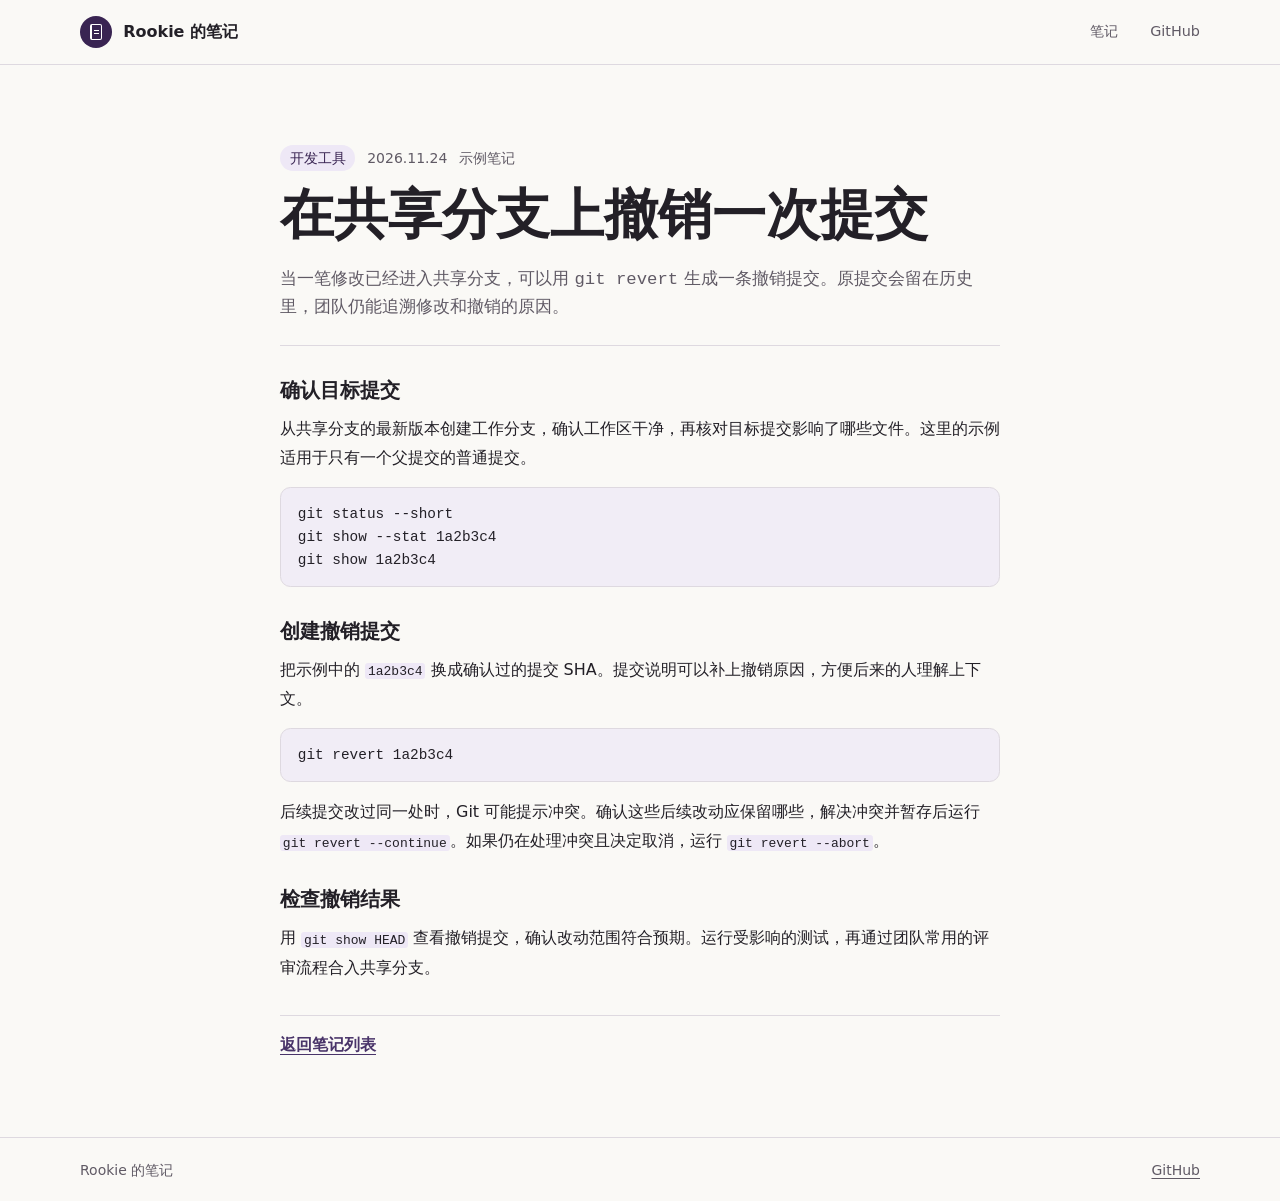
<file: notes/git-safe-rollback.html>
<!doctype html>
<html lang="zh-CN">
<head>
  <meta charset="utf-8">
  <meta name="viewport" content="width=device-width, initial-scale=1">
  <meta name="description" content="用 Git revert 撤销共享分支上的一次普通提交，并检查撤销结果。">
  <title>在共享分支上撤销一次提交 · Rookie 的笔记</title>
  <link rel="stylesheet" href="../assets/notes.css">
</head>
<body>
  <a class="skip-link" href="#main-content">跳到正文</a>
  <header class="topbar">
    <div class="shell topbar-inner">
      <a class="brand" href="../index.html"><span class="brand-mark" aria-hidden="true"></span><span>Rookie 的笔记</span></a>
      <nav class="topnav" aria-label="主导航">
        <a href="../index.html#notes">笔记</a>
        <a href="https://github.com/rookiefyy/rookiefyy.github.io">GitHub</a>
      </nav>
    </div>
  </header>
  <main class="shell" id="main-content">
    <article class="article">
      <header class="article-header">
        <div class="article-meta">
          <span class="topic-label">开发工具</span>
          <time datetime="2026-11-24">2026.11.24</time>
          <span class="article-example">示例笔记</span>
        </div>
        <h1>在共享分支上撤销一次提交</h1>
        <p class="article-intro">当一笔修改已经进入共享分支，可以用 <code>git revert</code> 生成一条撤销提交。原提交会留在历史里，团队仍能追溯修改和撤销的原因。</p>
      </header>
      <div class="article-body">
        <h2>确认目标提交</h2>
        <p>从共享分支的最新版本创建工作分支，确认工作区干净，再核对目标提交影响了哪些文件。这里的示例适用于只有一个父提交的普通提交。</p>
        <pre><code>git status --short
git show --stat 1a2b3c4
git show 1a2b3c4</code></pre>
        <h2>创建撤销提交</h2>
        <p>把示例中的 <code>1a2b3c4</code> 换成确认过的提交 SHA。提交说明可以补上撤销原因，方便后来的人理解上下文。</p>
        <pre><code>git revert 1a2b3c4</code></pre>
        <p>后续提交改过同一处时，Git 可能提示冲突。确认这些后续改动应保留哪些，解决冲突并暂存后运行 <code>git revert --continue</code>。如果仍在处理冲突且决定取消，运行 <code>git revert --abort</code>。</p>
        <h2>检查撤销结果</h2>
        <p>用 <code>git show HEAD</code> 查看撤销提交，确认改动范围符合预期。运行受影响的测试，再通过团队常用的评审流程合入共享分支。</p>
      </div>
      <div class="article-return"><a href="../index.html#notes">返回笔记列表</a></div>
    </article>
  </main>
  <footer class="site-footer">
    <div class="shell footer-inner"><span>Rookie 的笔记</span><a href="https://github.com/rookiefyy/rookiefyy.github.io">GitHub</a></div>
  </footer>
</body>
</html>
</file>
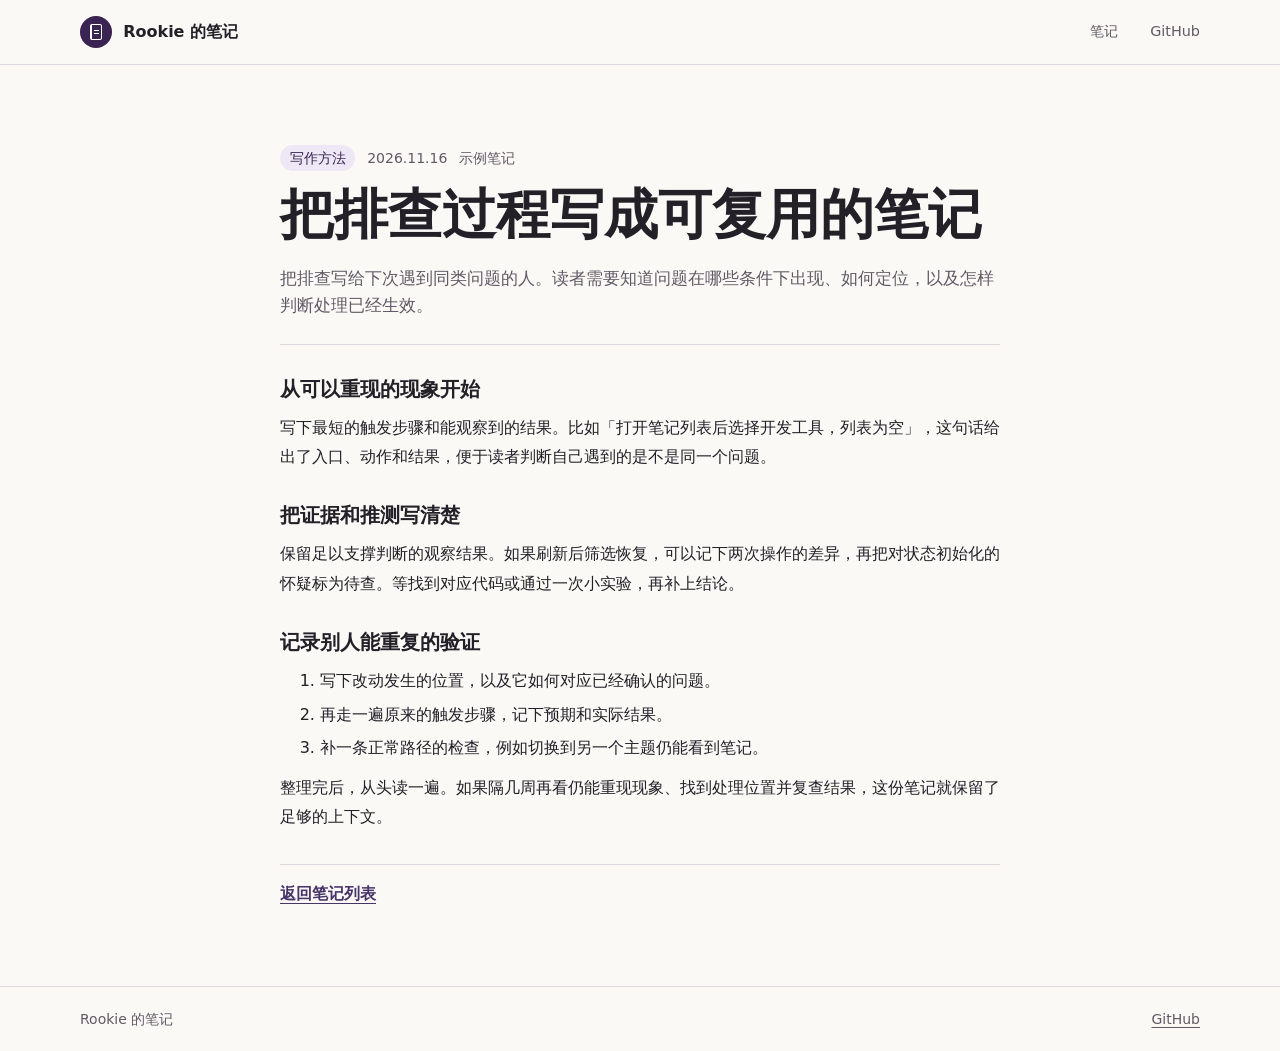
<file: notes/write-reusable-notes.html>
<!doctype html>
<html lang="zh-CN">
<head>
  <meta charset="utf-8">
  <meta name="viewport" content="width=device-width, initial-scale=1">
  <meta name="description" content="用现象、证据、处理和验证组织排查笔记，让别人能复查并复用。">
  <title>把排查过程写成可复用的笔记 · Rookie 的笔记</title>
  <link rel="stylesheet" href="../assets/notes.css">
</head>
<body>
  <a class="skip-link" href="#main-content">跳到正文</a>
  <header class="topbar">
    <div class="shell topbar-inner">
      <a class="brand" href="../index.html"><span class="brand-mark" aria-hidden="true"></span><span>Rookie 的笔记</span></a>
      <nav class="topnav" aria-label="主导航">
        <a href="../index.html#notes">笔记</a>
        <a href="https://github.com/rookiefyy/rookiefyy.github.io">GitHub</a>
      </nav>
    </div>
  </header>
  <main class="shell" id="main-content">
    <article class="article">
      <header class="article-header">
        <div class="article-meta">
          <span class="topic-label">写作方法</span>
          <time datetime="2026-11-16">2026.11.16</time>
          <span class="article-example">示例笔记</span>
        </div>
        <h1>把排查过程写成可复用的笔记</h1>
        <p class="article-intro">把排查写给下次遇到同类问题的人。读者需要知道问题在哪些条件下出现、如何定位，以及怎样判断处理已经生效。</p>
      </header>
      <div class="article-body">
        <h2>从可以重现的现象开始</h2>
        <p>写下最短的触发步骤和能观察到的结果。比如「打开笔记列表后选择开发工具，列表为空」，这句话给出了入口、动作和结果，便于读者判断自己遇到的是不是同一个问题。</p>
        <h2>把证据和推测写清楚</h2>
        <p>保留足以支撑判断的观察结果。如果刷新后筛选恢复，可以记下两次操作的差异，再把对状态初始化的怀疑标为待查。等找到对应代码或通过一次小实验，再补上结论。</p>
        <h2>记录别人能重复的验证</h2>
        <ol>
          <li>写下改动发生的位置，以及它如何对应已经确认的问题。</li>
          <li>再走一遍原来的触发步骤，记下预期和实际结果。</li>
          <li>补一条正常路径的检查，例如切换到另一个主题仍能看到笔记。</li>
        </ol>
        <p>整理完后，从头读一遍。如果隔几周再看仍能重现现象、找到处理位置并复查结果，这份笔记就保留了足够的上下文。</p>
      </div>
      <div class="article-return"><a href="../index.html#notes">返回笔记列表</a></div>
    </article>
  </main>
  <footer class="site-footer">
    <div class="shell footer-inner"><span>Rookie 的笔记</span><a href="https://github.com/rookiefyy/rookiefyy.github.io">GitHub</a></div>
  </footer>
</body>
</html>
</file>
<file: assets/notes.css>
:root {
  color-scheme: light;
  --paper: #faf9f6;
  --ink: #232027;
  --muted: #605a65;
  --line: #ded9e0;
  --purple: #493469;
  --purple-dark: #392452;
  --lavender: #eee8f6;
  --reading: "Noto Serif CJK SC", "Source Han Serif SC", "Songti SC", SimSun, serif;
  font-family: system-ui, "PingFang SC", "Microsoft YaHei", sans-serif;
  line-height: 1.6;
}

*, *::before, *::after {
  box-sizing: border-box;
}

body {
  min-height: 100vh;
  margin: 0;
  display: flex;
  flex-direction: column;
  background: var(--paper);
  color: var(--ink);
}

main {
  flex: 1;
}

a {
  color: inherit;
  text-underline-offset: 0.22em;
}

button, input {
  font: inherit;
}

:focus-visible,
.search-box:focus-within {
  outline: 2px solid var(--purple);
  outline-offset: 3px;
}

.shell {
  width: min(70rem, calc(100% - 3rem));
  margin-inline: auto;
}

.visually-hidden,
.skip-link:not(:focus) {
  position: absolute;
  width: 1px;
  height: 1px;
  padding: 0;
  margin: -1px;
  overflow: hidden;
  clip-path: inset(50%);
  white-space: nowrap;
  border: 0;
}

.skip-link:focus {
  position: absolute;
  z-index: 1;
  top: 0.75rem;
  left: 0.75rem;
  padding: 0.45rem 0.75rem;
  background: var(--paper);
  color: var(--purple);
}

.topbar {
  border-bottom: 1px solid var(--line);
}

.topbar-inner,
.footer-inner {
  display: flex;
  justify-content: space-between;
  align-items: center;
  gap: 1rem;
  min-height: 4rem;
}

.brand,
.topnav {
  display: flex;
  align-items: center;
}

.brand {
  gap: 0.7rem;
  font-weight: 680;
  text-decoration: none;
}

.brand-mark {
  display: grid;
  width: 2rem;
  height: 2rem;
  flex: 0 0 2rem;
  place-items: center;
  border-radius: 50%;
  background: var(--purple-dark);
  color: #fff;
}

.brand-mark::before {
  grid-area: 1 / 1;
  width: 0.75rem;
  height: 0.94rem;
  border: 1px solid;
  border-left-width: 2px;
  border-radius: 2px;
  content: "";
}

.brand-mark::after {
  grid-area: 1 / 1;
  width: 0.33rem;
  height: 0.23rem;
  margin-left: 0.08rem;
  border-block: 1px solid;
  content: "";
}

.topnav {
  gap: clamp(1rem, 3vw, 2rem);
  font-size: 0.9rem;
  color: var(--muted);
}

.topnav a {
  text-decoration: none;
}

.topnav a:hover,
.footer-inner a:hover {
  color: var(--purple);
  text-decoration: underline;
}

.hero {
  display: grid;
  grid-template-columns: 1.03fr 1fr;
  min-height: 23rem;
  margin-top: clamp(1.5rem, 5vw, 3.5rem);
  overflow: hidden;
  border-radius: 1.5rem;
  background: var(--lavender);
}

.hero-copy {
  align-self: center;
  padding: clamp(2rem, 5vw, 4.5rem);
}

.hero-kicker {
  margin: 0 0 0.75rem;
  color: var(--purple);
  font-size: 0.9rem;
  font-weight: 650;
  letter-spacing: 0.09em;
}

.hero h1,
.section-heading h2,
.article h1 {
  margin: 0;
  font-family: var(--reading);
  font-weight: 700;
  line-height: 1.22;
}

.hero h1 {
  font-size: clamp(2.25rem, 5vw, 4rem);
  letter-spacing: -0.045em;
}

.hero-description {
  max-width: 25rem;
  margin: 1.15rem 0 1.65rem;
  color: var(--muted);
  line-height: 1.8;
}

.hero-link {
  display: inline-flex;
  align-items: center;
  min-height: 2.75rem;
  padding: 0.45rem 1.1rem;
  border-radius: 100vmax;
  background: var(--purple-dark);
  color: #fff;
  font-size: 0.9rem;
  font-weight: 620;
  text-decoration: none;
}

.hero-link:hover {
  background: var(--purple);
}

.hero-image {
  position: relative;
  min-width: 0;
  min-height: 100%;
  margin: 0;
  background: #cfc1e4;
}

.hero-image img {
  position: absolute;
  inset: 0;
  display: block;
  width: 100%;
  height: 100%;
  object-fit: cover;
}

.notes-section {
  padding-block: clamp(2.75rem, 7vw, 5.25rem) clamp(3rem, 7vw, 5.5rem);
}

.section-heading h2 {
  font-size: clamp(1.75rem, 3.5vw, 2.6rem);
}

.section-heading p {
  margin: 0.5rem 0 0;
  color: var(--muted);
}

.note-controls {
  display: flex;
  justify-content: space-between;
  flex-wrap: wrap;
  gap: 0.85rem 1.25rem;
  margin-block: 1.35rem 1.1rem;
}

.note-controls[hidden] {
  display: none;
}

.topic-filters {
  display: flex;
  flex-wrap: wrap;
  gap: 0.5rem;
}

.topic-filters button,
.search-box {
  min-height: 2.7rem;
  border: 1px solid var(--line);
  border-radius: 100vmax;
  background: transparent;
  color: var(--muted);
  font-size: 0.9rem;
}

.topic-filters button {
  padding: 0.35rem 0.9rem;
  cursor: pointer;
}

.topic-filters button:hover {
  border-color: var(--purple);
  color: var(--purple);
}

.topic-filters button[aria-pressed="true"] {
  border-color: var(--purple-dark);
  background: var(--purple-dark);
  color: #fff;
}

.search-box {
  display: flex;
  align-items: center;
  gap: 0.6rem;
  width: min(100%, 16rem);
  padding-inline: 0.8rem;
  background: #fff;
}

.search-icon {
  position: relative;
  width: 0.78rem;
  height: 0.78rem;
  flex: 0 0 0.78rem;
  margin-right: 0.15rem;
  border: 1.5px solid;
  border-radius: 50%;
}

.search-icon::after {
  position: absolute;
  top: 88%;
  left: 79%;
  width: 0.35rem;
  border-bottom: 1.5px solid;
  transform: rotate(45deg);
  transform-origin: left center;
  content: "";
}

.search-box input {
  width: 100%;
  min-width: 0;
  padding: 0.42rem 0;
  border: 0;
  background: transparent;
  color: var(--ink);
}

.search-box input:focus {
  outline: none;
}

.search-box input::placeholder {
  color: var(--muted);
}

.note-list {
  margin: 0;
  padding: 0;
  border-top: 1px solid var(--line);
  list-style: none;
}

.note-item {
  border-bottom: 1px solid var(--line);
}

.note-link {
  display: grid;
  grid-template-columns: minmax(0, 1fr) auto;
  align-items: center;
  gap: 1rem;
  padding-block: 1.05rem;
  text-decoration: none;
}

.note-copy {
  display: grid;
  gap: 0.2rem;
}

.note-title {
  font-size: clamp(1.06rem, 2vw, 1.2rem);
  font-weight: 660;
}

.note-link:hover .note-title {
  color: var(--purple);
  text-decoration: underline;
}

.note-summary,
.empty-state {
  color: var(--muted);
}

.note-meta,
.article-meta {
  display: flex;
  flex-wrap: wrap;
  align-items: center;
  gap: 0.5rem 0.75rem;
  color: var(--muted);
  font-size: 0.875rem;
  font-variant-numeric: tabular-nums;
}

.topic-label {
  padding: 0.1rem 0.6rem;
  border-radius: 100vmax;
  background: var(--lavender);
  color: var(--purple-dark);
  white-space: nowrap;
}

.empty-state {
  margin: 0;
  padding: 1rem 0;
  border-bottom: 1px solid var(--line);
}

.article {
  width: min(100%, 45rem);
  margin-inline: auto;
  padding-block: clamp(2rem, 7vw, 5rem);
}

.article-return a {
  color: var(--purple);
  font-weight: 620;
}

.article-header {
  padding-bottom: 1.5rem;
  border-bottom: 1px solid var(--line);
}

.article h1 {
  margin-top: 0.8rem;
  font-size: clamp(2rem, 5vw, 3.35rem);
  overflow-wrap: anywhere;
}

.article-intro {
  margin: 1rem 0 0;
  color: var(--muted);
  font-size: 1.08rem;
}

.article-body {
  line-height: 1.85;
}

.article-body h2 {
  margin: 1.85rem 0 0.5rem;
  font-size: 1.27rem;
  line-height: 1.4;
}

.article-body p,
.article-body ul,
.article-body ol {
  margin: 0.6rem 0 0;
}

.article-body li + li {
  margin-top: 0.25rem;
}

.article-body a {
  color: var(--purple);
}

.article-body pre {
  overflow-x: auto;
  padding: 0.9rem 1.05rem;
  border: 1px solid var(--line);
  border-radius: 0.65rem;
  background: #f1edf6;
  font-size: 0.9rem;
  line-height: 1.6;
}

.article-body :not(pre) > code {
  padding: 0.04em 0.22em;
  border-radius: 0.2rem;
  background: var(--lavender);
}

.article-return {
  margin-top: 2rem;
  padding-top: 1rem;
  border-top: 1px solid var(--line);
}

.site-footer {
  border-top: 1px solid var(--line);
  color: var(--muted);
  font-size: 0.875rem;
}

@media (max-width: 44rem) {
  .shell {
    width: calc(100% - 2rem);
  }

  .hero {
    grid-template-columns: minmax(0, 1fr);
    min-height: auto;
    border-radius: 1.05rem;
  }

  .hero-copy {
    padding: 1.65rem;
  }

  .hero-image {
    min-height: 0;
    aspect-ratio: 16 / 8;
  }

  .note-link {
    grid-template-columns: minmax(0, 1fr);
    gap: 0.55rem;
  }
}

@media (max-width: 27rem) {
  .search-box {
    width: 100%;
  }
}
</file>
